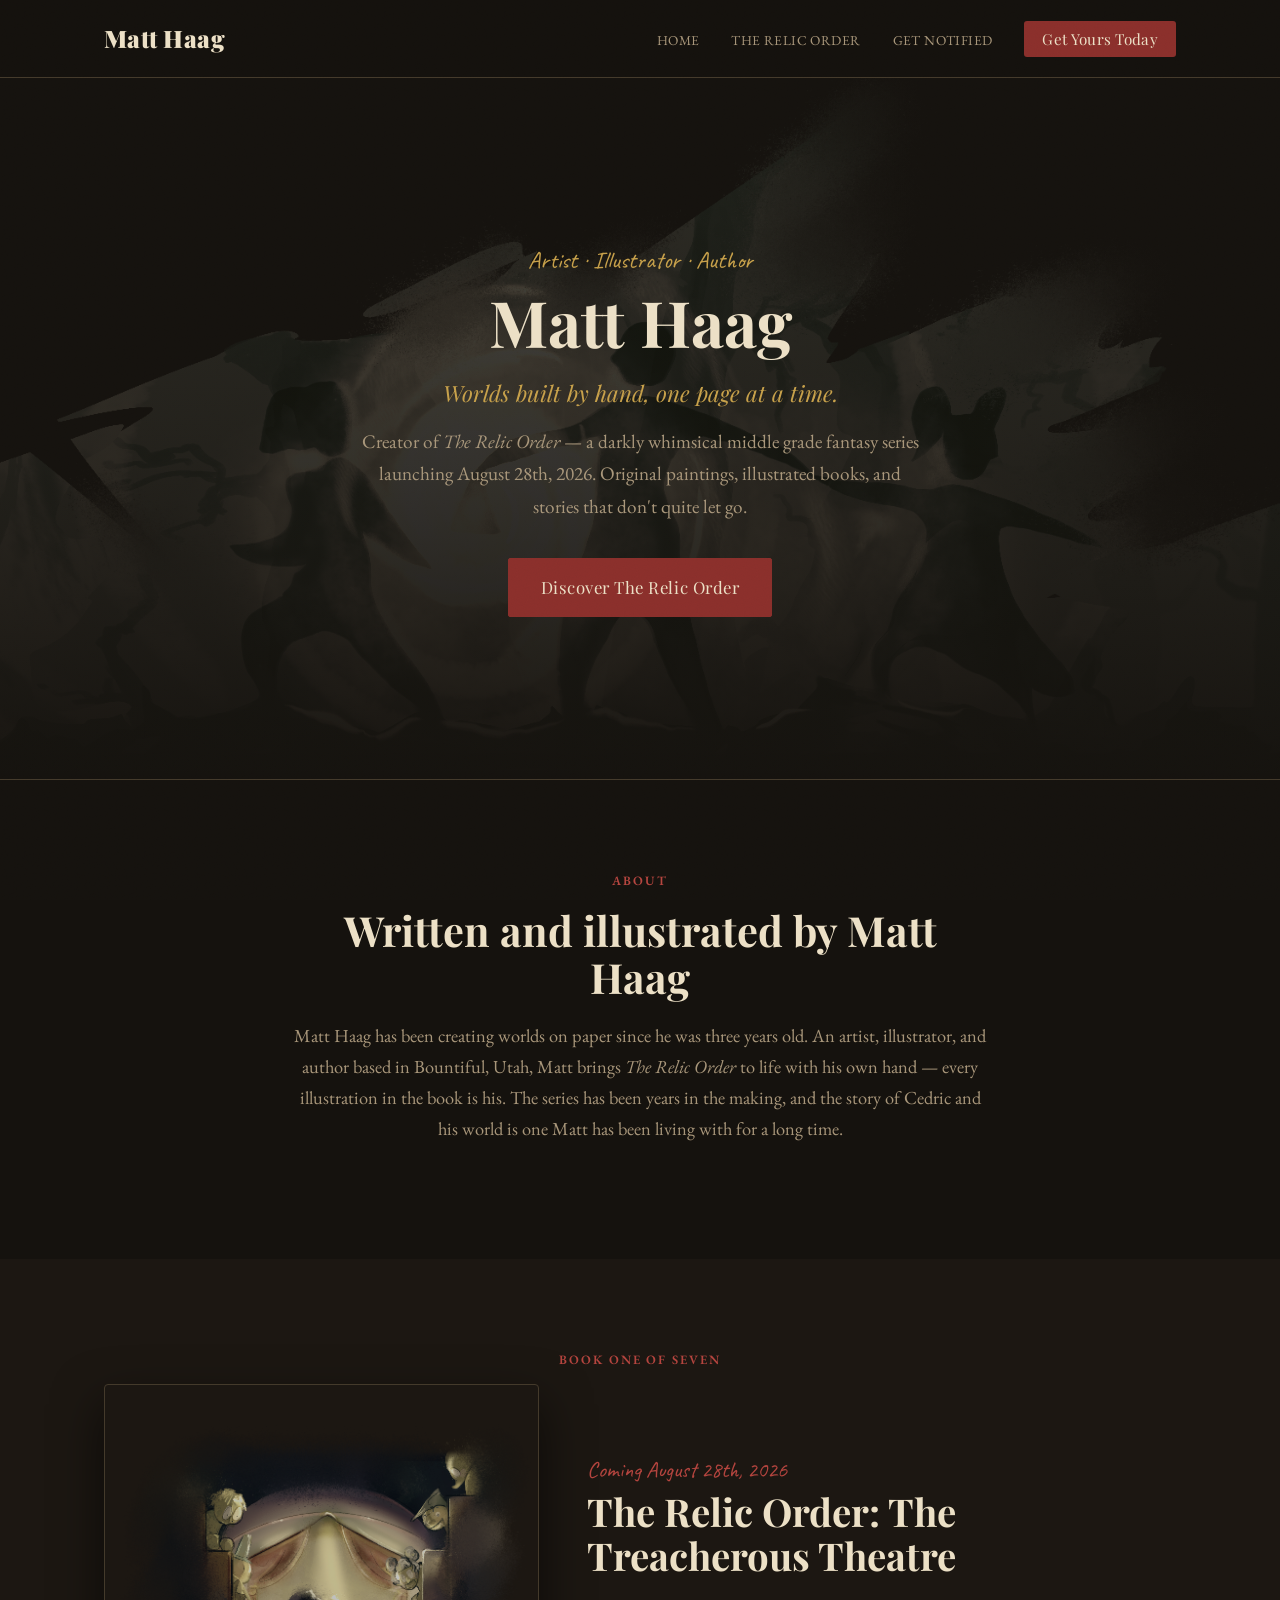
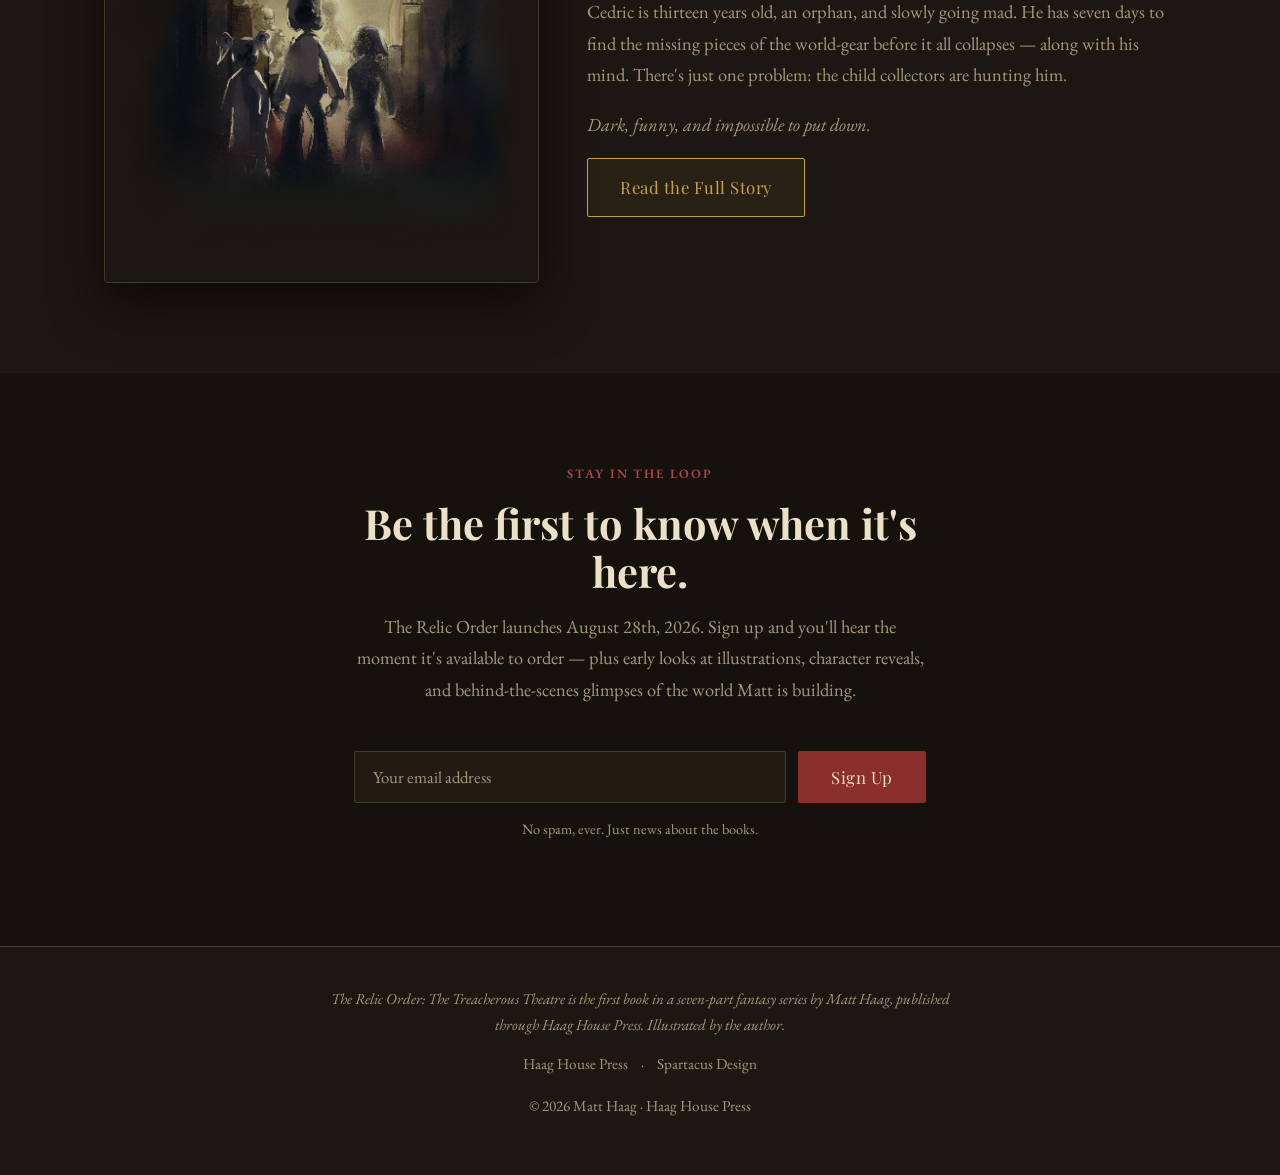
<file: index.html>
<!DOCTYPE html>
<html lang="en">
<head>
<meta charset="UTF-8">
<meta name="viewport" content="width=device-width, initial-scale=1.0">

<title>Matt Haag | Artist, Illustrator and Author | Haag House Press</title>
<meta name="description" content="Matt Haag is an artist, illustrator, and author based in Utah. Creator of The Relic Order — a darkly whimsical middle grade fantasy series launching August 28th, 2026. Original paintings, illustrated books, and more.">
<meta name="keywords" content="Matt Haag, The Relic Order, middle grade fantasy, illustrated children's books, original oil paintings, Spartacus Design, Haag House Press, fantasy series for kids, author illustrator Utah">
<link rel="canonical" href="https://relicorderbook.com/">

<!-- Favicons -->
<link rel="icon" type="image/png" sizes="512x512" href="assets/images/site/favicon-512.png">
<link rel="icon" type="image/png" sizes="32x32" href="assets/images/site/favicon-32.png">
<link rel="icon" type="image/png" sizes="16x16" href="assets/images/site/favicon-16.png">
<link rel="apple-touch-icon" sizes="180x180" href="assets/images/site/apple-touch-icon.png">

<!-- Fonts -->
<link rel="preconnect" href="https://fonts.googleapis.com">
<link rel="preconnect" href="https://fonts.gstatic.com" crossorigin>
<link rel="stylesheet" href="https://fonts.googleapis.com/css2?family=Playfair+Display:ital,wght@0,500;0,700;0,900;1,600&family=EB+Garamond:ital,wght@0,400;0,500;0,600;1,400&family=Caveat:wght@600&display=swap">

<!-- Social sharing -->
<meta property="og:title" content="Matt Haag | Artist, Illustrator and Author">
<meta property="og:description" content="Creator of The Relic Order — a darkly whimsical middle grade fantasy launching August 28th, 2026. Original oil paintings, illustrated books, and more.">
<meta property="og:type" content="website">
<meta property="og:url" content="https://relicorderbook.com/">
<meta property="og:site_name" content="Matt Haag">
<meta property="og:image" content="https://relicorderbook.com/assets/images/site/social-card.jpg">
<meta property="og:image:width" content="1200">
<meta property="og:image:height" content="630">
<meta property="og:image:alt" content="The Relic Order: The Treacherous Theatre — book cover">
<meta name="twitter:card" content="summary_large_image">
<meta name="twitter:title" content="Matt Haag | Artist, Illustrator and Author">
<meta name="twitter:description" content="Creator of The Relic Order — a darkly whimsical middle grade fantasy launching August 28th, 2026. Original oil paintings, illustrated books, and more.">
<meta name="twitter:image" content="https://relicorderbook.com/assets/images/site/social-card.jpg">

<!-- Structured data -->
<script type="application/ld+json">
{
  "@context": "https://schema.org",
  "@type": "Person",
  "name": "Matt Haag",
  "jobTitle": "Author and Illustrator",
  "url": "https://relicorderbook.com/",
  "worksFor": { "@type": "Organization", "name": "Haag House Press" },
  "address": { "@type": "PostalAddress", "addressLocality": "Bountiful", "addressRegion": "UT", "addressCountry": "US" }
}
</script>

<link rel="stylesheet" href="style.css">
</head>
<body>

<header class="site-header">
  <nav class="nav">
    <a href="index.html" class="nav-brand">Matt Haag</a>
    <button class="nav-toggle" aria-label="Toggle menu" onclick="document.querySelector('.nav-links').classList.toggle('open')">&#9776;</button>
    <ul class="nav-links">
      <li><a href="index.html">Home</a></li>
      <li><a href="relic-order.html">The Relic Order</a></li>
      <li><a href="relic-order.html#notify">Get Notified</a></li>
      <li><a href="https://www.amazon.com/Relic-Order-Treacherous-Theatre-ebook/dp/B0HDGH1M2B/ref=sr_1_1?crid=2QZ3GKDVJNXRY&dib=eyJ2IjoiMSJ9.A_1sIc9hWb0pOPZfN1U1w2Bh2V2qfNwAL7rpy7LcdSPSSe92crLF0OWG6XW5-iWpwSRuNebbU7JHirMaJPWEwg.O-cU3arISRl8NTuPDFfKlGqZR8YJ5nmkrayGKcBR4Uw&dib_tag=se&keywords=matthew+haag&qid=1787602717&sprefix=matthe+haag%2Caps%2C224&sr=8-1" class="nav-cta" target="_blank" rel="noopener">Get Yours Today</a></li>
    </ul>
  </nav>
</header>

<section class="hero">
  <div class="hero-bg" style="background-image: url('assets/images/site/moonlit-trio.png');"></div>
  <div class="hero-content">
    <div class="hero-eyebrow">Artist &middot; Illustrator &middot; Author</div>
    <h1>Matt Haag</h1>
    <div class="subhead">Worlds built by hand, one page at a time.</div>
    <p>Creator of <em>The Relic Order</em> — a darkly whimsical middle grade fantasy series launching August 28th, 2026. Original paintings, illustrated books, and stories that don't quite let go.</p>
    <a href="relic-order.html" class="btn btn-solid">Discover The Relic Order</a>
  </div>
</section>

<section>
  <div class="container">
    <div class="section-kicker">About</div>
    <h2 class="section-heading">Written and illustrated by Matt Haag</h2>
    <div class="prose" style="text-align:center; color: var(--text-muted);">
      <p>Matt Haag has been creating worlds on paper since he was three years old. An artist, illustrator, and author based in Bountiful, Utah, Matt brings <em>The Relic Order</em> to life with his own hand — every illustration in the book is his. The series has been years in the making, and the story of Cedric and his world is one Matt has been living with for a long time.</p>
    </div>
  </div>
</section>

<section class="alt">
  <div class="container">
    <div class="section-kicker">Book One of Seven</div>
    <div class="book-teaser">
      <div class="book-teaser-art">
        <img src="assets/images/site/theatre-entrance.png" alt="The Relic Order: The Treacherous Theatre — illustration">
      </div>
      <div class="book-teaser-text">
        <div class="tag">Coming August 28th, 2026</div>
        <h2>The Relic Order: The Treacherous Theatre</h2>
        <p>Cedric is thirteen years old, an orphan, and slowly going mad. He has seven days to find the missing pieces of the world-gear before it all collapses — along with his mind. There's just one problem: the child collectors are hunting him.</p>
        <p><em>Dark, funny, and impossible to put down.</em></p>
        <a href="relic-order.html" class="btn">Read the Full Story</a>
      </div>
    </div>
  </div>
</section>

<section id="notify">
  <div class="container signup-box">
    <div class="section-kicker">Stay in the Loop</div>
    <h2 class="section-heading">Be the first to know when it's here.</h2>
    <p class="lede">The Relic Order launches August 28th, 2026. Sign up and you'll hear the moment it's available to order — plus early looks at illustrations, character reveals, and behind-the-scenes glimpses of the world Matt is building.</p>

    <form class="signup-form" action="https://assets.mailerlite.com/jsonp/2499077/forms/192489974207087839/subscribe" method="post" data-mailerlite>
      <input type="email" name="fields[email]" placeholder="Your email address" required autocomplete="email">
      <input type="hidden" name="ml-submit" value="1">
      <input type="hidden" name="anticsrf" value="true">
      <button type="submit" class="btn btn-solid">Sign Up</button>
    </form>
    <p class="signup-success" hidden>Thanks — you're on the list! We'll email you the moment <em>The Relic Order</em> launches.</p>
    <p class="signup-note">No spam, ever. Just news about the books.</p>
  </div>
</section>

<footer class="site-footer">
  <p class="footer-note"><em>The Relic Order: The Treacherous Theatre</em> is the first book in a seven-part fantasy series by Matt Haag, published through Haag House Press. Illustrated by the author.</p>
  <p class="footer-links"><a href="https://haaghousepress.com" target="_blank" rel="noopener">Haag House Press</a> &middot; <a href="https://spartacusdesign.com" target="_blank" rel="noopener">Spartacus Design</a></p>
  <p>&copy; <span id="year"></span> Matt Haag &middot; Haag House Press</p>
</footer>

<script src="script.js"></script>
</body>
</html>
</file>
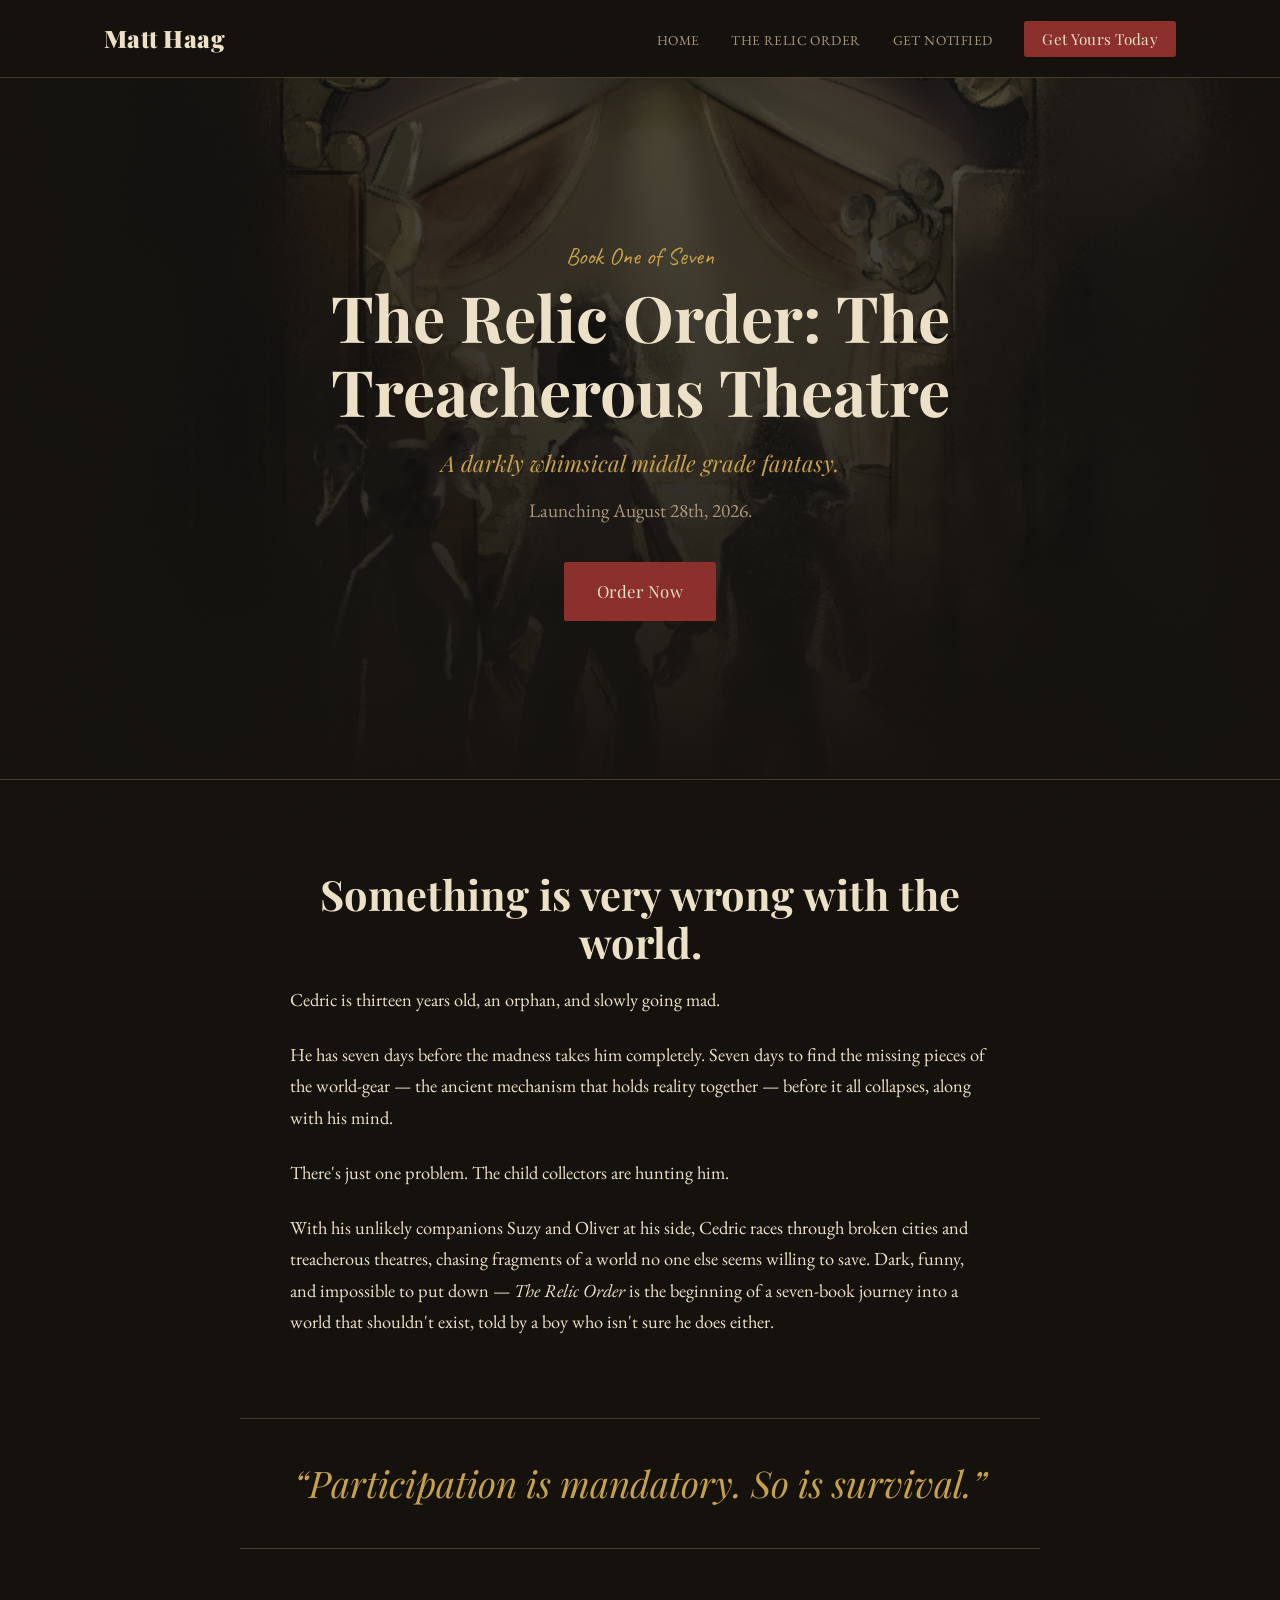
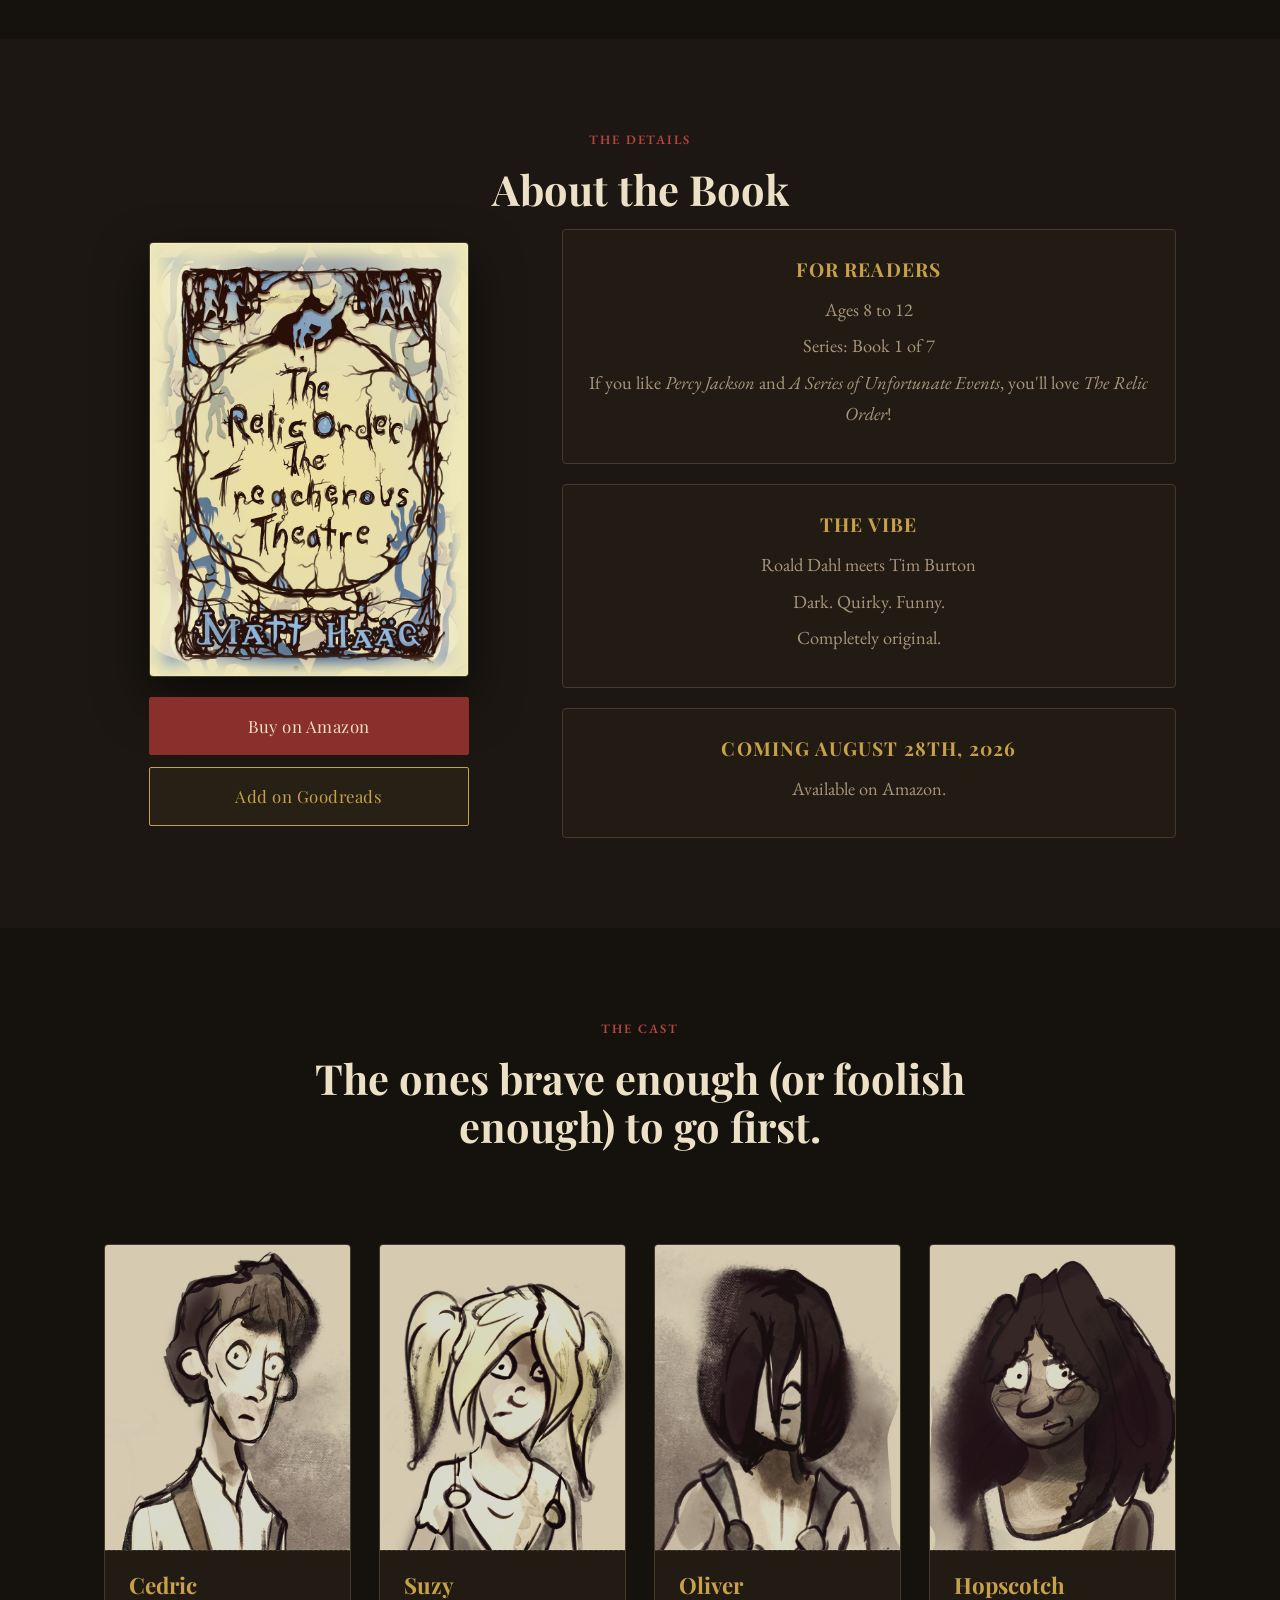
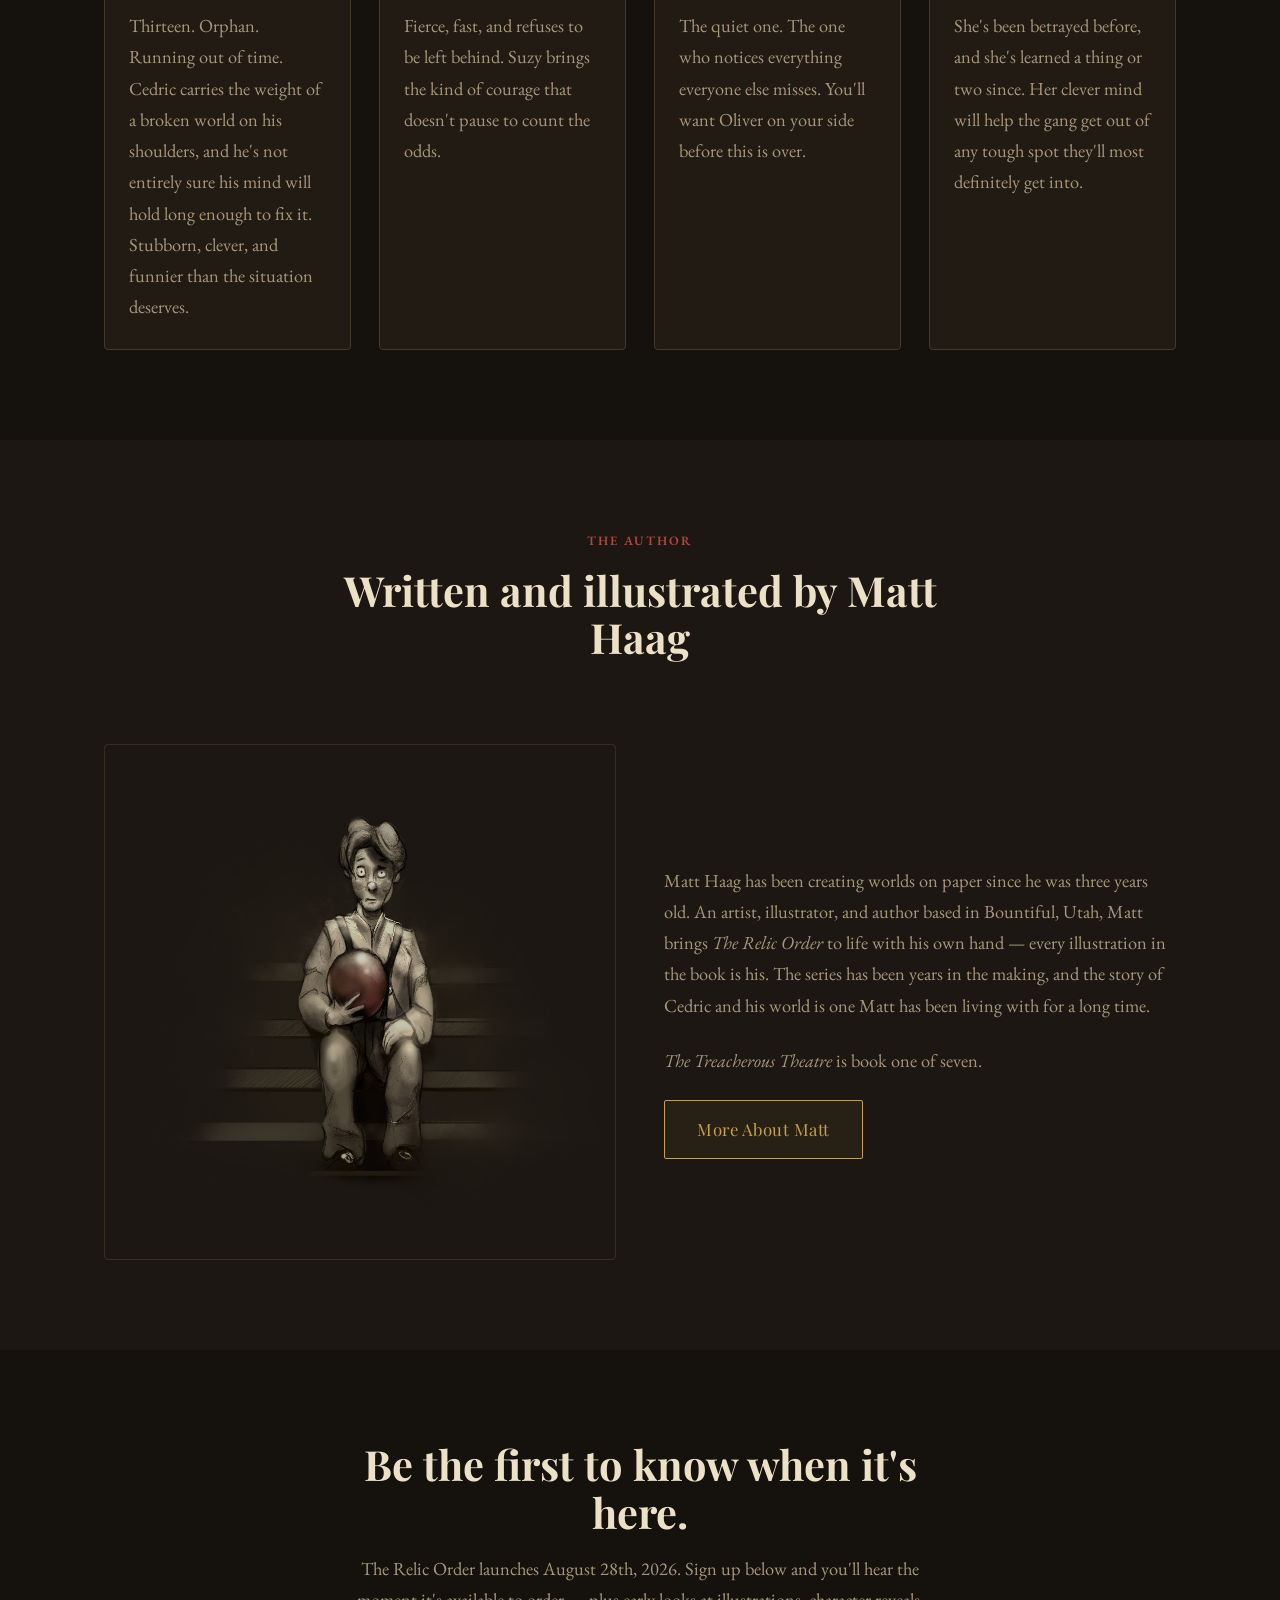
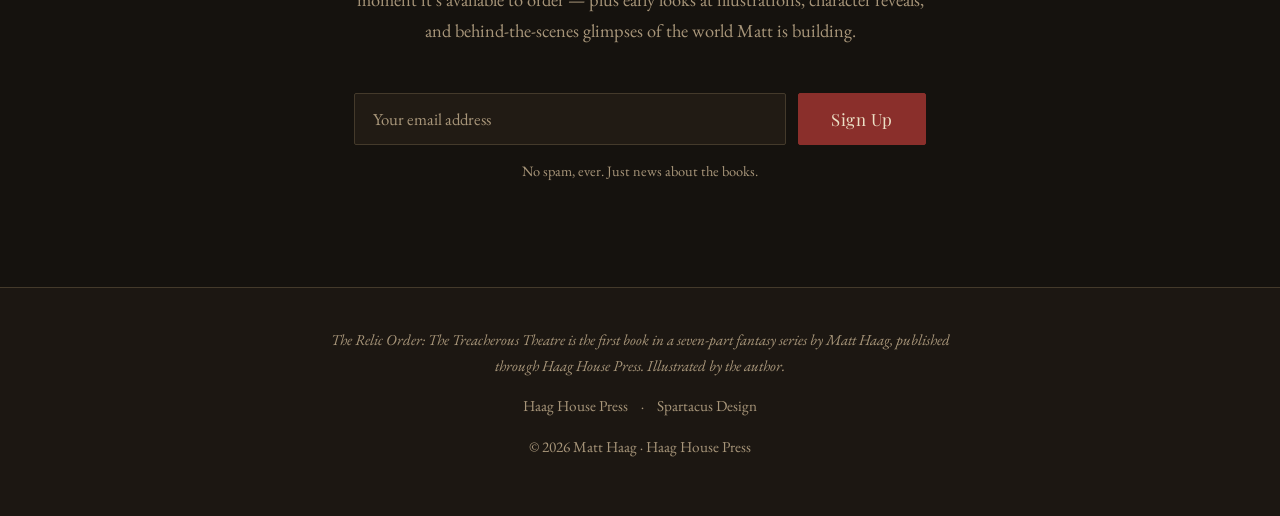
<file: relic-order.html>
<!DOCTYPE html>
<html lang="en">
<head>
<meta charset="UTF-8">
<meta name="viewport" content="width=device-width, initial-scale=1.0">

<title>The Relic Order: The Treacherous Theatre | Matt Haag</title>
<meta name="description" content="A darkly whimsical middle grade fantasy by artist and author Matt Haag. Book One of The Relic Order series launches August 28th, 2026. For readers ages 8 to 12. Available now on Amazon.">
<meta name="keywords" content="The Relic Order, The Treacherous Theatre, Matt Haag, middle grade fantasy 2026, children's fantasy book, illustrated novel, fantasy series for kids, Spartacus Design, Haag House Press, Roald Dahl Tim Burton">
<link rel="canonical" href="https://relicorderbook.com/relic-order">

<!-- Favicons -->
<link rel="icon" type="image/png" sizes="512x512" href="assets/images/site/favicon-512.png">
<link rel="icon" type="image/png" sizes="32x32" href="assets/images/site/favicon-32.png">
<link rel="icon" type="image/png" sizes="16x16" href="assets/images/site/favicon-16.png">
<link rel="apple-touch-icon" sizes="180x180" href="assets/images/site/apple-touch-icon.png">

<!-- Fonts -->
<link rel="preconnect" href="https://fonts.googleapis.com">
<link rel="preconnect" href="https://fonts.gstatic.com" crossorigin>
<link rel="stylesheet" href="https://fonts.googleapis.com/css2?family=Playfair+Display:ital,wght@0,500;0,700;0,900;1,600&family=EB+Garamond:ital,wght@0,400;0,500;0,600;1,400&family=Caveat:wght@600&display=swap">

<!-- Social sharing -->
<meta property="og:title" content="The Relic Order: The Treacherous Theatre | Matt Haag">
<meta property="og:description" content="A darkly whimsical middle grade fantasy. Book One of The Relic Order series launches August 28th, 2026. Available now on Amazon.">
<meta property="og:type" content="book">
<meta property="og:url" content="https://relicorderbook.com/relic-order">
<meta property="og:site_name" content="The Relic Order">
<meta property="og:image" content="https://relicorderbook.com/assets/images/site/social-card.jpg">
<meta property="og:image:width" content="1200">
<meta property="og:image:height" content="630">
<meta property="og:image:alt" content="The Relic Order: The Treacherous Theatre — book cover">
<meta name="twitter:card" content="summary_large_image">
<meta name="twitter:title" content="The Relic Order: The Treacherous Theatre | Matt Haag">
<meta name="twitter:description" content="A darkly whimsical middle grade fantasy. Book One of The Relic Order series launches August 28th, 2026. Available now on Amazon.">
<meta name="twitter:image" content="https://relicorderbook.com/assets/images/site/social-card.jpg">

<!-- Structured data -->
<script type="application/ld+json">
{
  "@context": "https://schema.org",
  "@type": "Book",
  "name": "The Relic Order: The Treacherous Theatre",
  "author": { "@type": "Person", "name": "Matt Haag" },
  "illustrator": { "@type": "Person", "name": "Matt Haag" },
  "publisher": { "@type": "Organization", "name": "Haag House Press" },
  "datePublished": "2026-08-28",
  "genre": "Middle grade fantasy",
  "audience": { "@type": "Audience", "suggestedMinAge": 8, "suggestedMaxAge": 12 },
  "bookFormat": "https://schema.org/EBook",
  "isPartOf": { "@type": "BookSeries", "name": "The Relic Order", "position": 1 },
  "image": "https://relicorderbook.com/assets/images/book/cover.jpg",
  "url": "https://relicorderbook.com/relic-order",
  "offers": {
    "@type": "Offer",
    "url": "https://www.amazon.com/dp/B0HDGH1M2B",
    "availability": "https://schema.org/InStock",
    "priceCurrency": "USD"
  }
}
</script>

<link rel="stylesheet" href="style.css">
</head>
<body>

<header class="site-header">
  <nav class="nav">
    <a href="index.html" class="nav-brand">Matt Haag</a>
    <button class="nav-toggle" aria-label="Toggle menu" onclick="document.querySelector('.nav-links').classList.toggle('open')">&#9776;</button>
    <ul class="nav-links">
      <li><a href="index.html">Home</a></li>
      <li><a href="relic-order.html">The Relic Order</a></li>
      <li><a href="#notify">Get Notified</a></li>
      <li><a href="https://www.amazon.com/Relic-Order-Treacherous-Theatre-ebook/dp/B0HDGH1M2B/ref=sr_1_1?crid=2QZ3GKDVJNXRY&dib=eyJ2IjoiMSJ9.A_1sIc9hWb0pOPZfN1U1w2Bh2V2qfNwAL7rpy7LcdSPSSe92crLF0OWG6XW5-iWpwSRuNebbU7JHirMaJPWEwg.O-cU3arISRl8NTuPDFfKlGqZR8YJ5nmkrayGKcBR4Uw&dib_tag=se&keywords=matthew+haag&qid=1787602717&sprefix=matthe+haag%2Caps%2C224&sr=8-1" class="nav-cta" target="_blank" rel="noopener">Get Yours Today</a></li>
    </ul>
  </nav>
</header>

<!-- SECTION 1: Hero -->
<section class="hero">
  <div class="hero-bg" style="background-image: url('assets/images/site/theatre-entrance.png');"></div>
  <div class="hero-content">
    <div class="hero-eyebrow">Book One of Seven</div>
    <h1>The Relic Order: The Treacherous Theatre</h1>
    <div class="subhead">A darkly whimsical middle grade fantasy.</div>
    <p>Launching August 28th, 2026.</p>
    <a href="https://www.amazon.com/Relic-Order-Treacherous-Theatre-ebook/dp/B0HDGH1M2B/ref=sr_1_1?crid=2QZ3GKDVJNXRY&dib=eyJ2IjoiMSJ9.A_1sIc9hWb0pOPZfN1U1w2Bh2V2qfNwAL7rpy7LcdSPSSe92crLF0OWG6XW5-iWpwSRuNebbU7JHirMaJPWEwg.O-cU3arISRl8NTuPDFfKlGqZR8YJ5nmkrayGKcBR4Uw&dib_tag=se&keywords=matthew+haag&qid=1787602717&sprefix=matthe+haag%2Caps%2C224&sr=8-1" class="btn btn-solid" target="_blank" rel="noopener">Order Now</a>
  </div>
</section>

<!-- SECTION 2: The Story -->
<section>
  <div class="container">
    <h2 class="section-heading">Something is very wrong with the world.</h2>
    <div class="prose">
      <p>Cedric is thirteen years old, an orphan, and slowly going mad.</p>
      <p>He has seven days before the madness takes him completely. Seven days to find the missing pieces of the world-gear — the ancient mechanism that holds reality together — before it all collapses, along with his mind.</p>
      <p>There's just one problem. The child collectors are hunting him.</p>
      <p>With his unlikely companions Suzy and Oliver at his side, Cedric races through broken cities and treacherous theatres, chasing fragments of a world no one else seems willing to save. Dark, funny, and impossible to put down — <em>The Relic Order</em> is the beginning of a seven-book journey into a world that shouldn't exist, told by a boy who isn't sure he does either.</p>
    </div>
    <div class="pull-quote">&ldquo;Participation is mandatory. So is survival.&rdquo;</div>
  </div>
</section>

<!-- SECTION 3: About the Book -->
<section class="alt">
  <div class="container">
    <div class="section-kicker">The Details</div>
    <h2 class="section-heading">About the Book</h2>
    <div class="book-details">
      <div class="book-cover-art">
        <img src="assets/images/book/cover.jpg" alt="The Relic Order: The Treacherous Theatre — book cover">
        <div class="book-cover-buttons">
          <a href="https://www.amazon.com/Relic-Order-Treacherous-Theatre-ebook/dp/B0HDGH1M2B/ref=sr_1_1?crid=2QZ3GKDVJNXRY&dib=eyJ2IjoiMSJ9.A_1sIc9hWb0pOPZfN1U1w2Bh2V2qfNwAL7rpy7LcdSPSSe92crLF0OWG6XW5-iWpwSRuNebbU7JHirMaJPWEwg.O-cU3arISRl8NTuPDFfKlGqZR8YJ5nmkrayGKcBR4Uw&dib_tag=se&keywords=matthew+haag&qid=1787602717&sprefix=matthe+haag%2Caps%2C224&sr=8-1" class="btn btn-solid" target="_blank" rel="noopener">Buy on Amazon</a>
          <a href="https://www.goodreads.com/book/show/256580924-the-relic-order" class="btn" target="_blank" rel="noopener">Add on Goodreads</a>
        </div>
      </div>
      <div class="info-grid">
        <div class="info-col">
          <h3>For Readers</h3>
          <p>Ages 8 to 12</p>
          <p>Series: Book 1 of 7</p>
          <p>If you like <em>Percy Jackson</em> and <em>A Series of Unfortunate Events</em>, you'll love <em>The Relic Order</em>!</p>
        </div>
        <div class="info-col">
          <h3>The Vibe</h3>
          <p>Roald Dahl meets Tim Burton</p>
          <p>Dark. Quirky. Funny.</p>
          <p>Completely original.</p>
        </div>
        <div class="info-col">
          <h3>Coming August 28th, 2026</h3>
          <p>Available on Amazon.</p>
        </div>
      </div>
    </div>
  </div>
</section>

<!-- SECTION 4: Meet the Characters -->
<section>
  <div class="container">
    <div class="section-kicker">The Cast</div>
    <h2 class="section-heading">The ones brave enough (or foolish enough) to go first.</h2>
    <p class="lede">&nbsp;</p>
    <div class="character-grid">
      <div class="character-card">
        <div class="character-art"><img src="assets/images/characters/cedric.jpg" alt="Cedric"></div>
        <div class="character-body">
          <h3>Cedric</h3>
          <p>Thirteen. Orphan. Running out of time. Cedric carries the weight of a broken world on his shoulders, and he's not entirely sure his mind will hold long enough to fix it. Stubborn, clever, and funnier than the situation deserves.</p>
        </div>
      </div>
      <div class="character-card">
        <div class="character-art"><img src="assets/images/characters/suzy.jpg" alt="Suzy"></div>
        <div class="character-body">
          <h3>Suzy</h3>
          <p>Fierce, fast, and refuses to be left behind. Suzy brings the kind of courage that doesn't pause to count the odds.</p>
        </div>
      </div>
      <div class="character-card">
        <div class="character-art"><img src="assets/images/characters/oliver.jpg" alt="Oliver"></div>
        <div class="character-body">
          <h3>Oliver</h3>
          <p>The quiet one. The one who notices everything everyone else misses. You'll want Oliver on your side before this is over.</p>
        </div>
      </div>
      <div class="character-card">
        <div class="character-art"><img src="assets/images/characters/hopscotch.jpg" alt="Hopscotch"></div>
        <div class="character-body">
          <h3>Hopscotch</h3>
          <p>She's been betrayed before, and she's learned a thing or two since. Her clever mind will help the gang get out of any tough spot they'll most definitely get into.</p>
        </div>
      </div>
    </div>
  </div>
</section>

<!-- SECTION 5: About the Author -->
<section class="alt">
  <div class="container">
    <div class="section-kicker">The Author</div>
    <h2 class="section-heading" style="margin-bottom: 2em;">Written and illustrated by Matt Haag</h2>
    <div class="author-block">
      <img src="assets/images/site/boy-with-ball.png" alt="Illustration from The Relic Order">
      <div class="prose">
        <p>Matt Haag has been creating worlds on paper since he was three years old. An artist, illustrator, and author based in Bountiful, Utah, Matt brings <em>The Relic Order</em> to life with his own hand — every illustration in the book is his. The series has been years in the making, and the story of Cedric and his world is one Matt has been living with for a long time.</p>
        <p><em>The Treacherous Theatre</em> is book one of seven.</p>
        <a href="index.html" class="btn">More About Matt</a>
      </div>
    </div>
  </div>
</section>

<!-- SECTION 6: Get Notified -->
<section id="notify">
  <div class="container signup-box">
    <h2 class="section-heading">Be the first to know when it's here.</h2>
    <p class="lede">The Relic Order launches August 28th, 2026. Sign up below and you'll hear the moment it's available to order — plus early looks at illustrations, character reveals, and behind-the-scenes glimpses of the world Matt is building.</p>

    <form class="signup-form" action="https://assets.mailerlite.com/jsonp/2499077/forms/192489974207087839/subscribe" method="post" data-mailerlite>
      <input type="email" name="fields[email]" placeholder="Your email address" required autocomplete="email">
      <input type="hidden" name="ml-submit" value="1">
      <input type="hidden" name="anticsrf" value="true">
      <button type="submit" class="btn btn-solid">Sign Up</button>
    </form>
    <p class="signup-success" hidden>Thanks — you're on the list! We'll email you the moment <em>The Relic Order</em> launches.</p>
    <p class="signup-note">No spam, ever. Just news about the books.</p>
  </div>
</section>

<!-- SECTION 7: Footer -->
<footer class="site-footer">
  <p class="footer-note"><em>The Relic Order: The Treacherous Theatre</em> is the first book in a seven-part fantasy series by Matt Haag, published through Haag House Press. Illustrated by the author.</p>
  <p class="footer-links"><a href="https://haaghousepress.com" target="_blank" rel="noopener">Haag House Press</a> &middot; <a href="https://spartacusdesign.com" target="_blank" rel="noopener">Spartacus Design</a></p>
  <p>&copy; <span id="year"></span> Matt Haag &middot; Haag House Press</p>
</footer>

<script src="script.js"></script>
</body>
</html>
</file>
<file: style.css>
/* ============================================
   Matt Haag / The Relic Order — Site Styles
   Dark vintage academia. Roald Dahl x Tim Burton.
   ============================================ */

:root {
  --bg: #15120e;
  --bg-alt: #1c1712;
  --bg-card: #211b14;
  --text: #ece0c6;
  --text-muted: #a8967a;
  --accent-red: #8a2f2b;
  --accent-red-bright: #b5453f;
  --accent-gold: #c7a04a;
  --border: #443a2b;
  --shadow: rgba(0, 0, 0, 0.6);
  --max-width: 1120px;
}

* { box-sizing: border-box; }

html { scroll-behavior: smooth; }

body {
  margin: 0;
  background: var(--bg);
  color: var(--text);
  font-family: 'EB Garamond', serif;
  font-size: 1.15rem;
  line-height: 1.7;
}

img { max-width: 100%; display: block; }

h1, h2, h3, h4 {
  font-family: 'Playfair Display', serif;
  font-weight: 700;
  line-height: 1.15;
  margin: 0 0 0.5em;
  color: var(--text);
}

a { color: var(--accent-gold); text-decoration: none; }
a:hover { color: var(--accent-red-bright); }

.container {
  max-width: var(--max-width);
  margin: 0 auto;
  padding: 0 24px;
}

/* subtle aged-paper grain over everything */
body::before {
  content: "";
  position: fixed;
  inset: 0;
  pointer-events: none;
  z-index: 999;
  opacity: 0.05;
  background-image: url("data:image/svg+xml,%3Csvg xmlns='http://www.w3.org/2000/svg' width='120' height='120'%3E%3Cfilter id='n'%3E%3CfeTurbulence type='fractalNoise' baseFrequency='0.9' numOctaves='2' stitchTiles='stitch'/%3E%3C/filter%3E%3Crect width='100%25' height='100%25' filter='url(%23n)'/%3E%3C/svg%3E");
  mix-blend-mode: overlay;
}

/* ---------- Header / Nav ---------- */
.site-header {
  position: sticky;
  top: 0;
  z-index: 100;
  background: rgba(21, 18, 14, 0.92);
  backdrop-filter: blur(6px);
  border-bottom: 1px solid var(--border);
}

.nav {
  display: flex;
  align-items: center;
  justify-content: space-between;
  padding: 18px 24px;
  max-width: var(--max-width);
  margin: 0 auto;
}

.nav-brand {
  font-family: 'Playfair Display', serif;
  font-weight: 900;
  font-size: 1.5rem;
  letter-spacing: 0.02em;
  color: var(--text);
}
.nav-brand:hover { color: var(--accent-gold); }

.nav-links {
  display: flex;
  gap: 32px;
  list-style: none;
  margin: 0;
  padding: 0;
}

.nav-links a {
  color: var(--text-muted);
  font-size: 1.05rem;
  letter-spacing: 0.03em;
  text-transform: uppercase;
  font-size: 0.85rem;
}
.nav-links a:hover { color: var(--accent-gold); }

.nav-links a.nav-cta {
  background: var(--accent-red);
  color: var(--text);
  padding: 8px 18px;
  border-radius: 3px;
  text-transform: none;
  font-family: 'Playfair Display', serif;
  font-size: 0.95rem;
  letter-spacing: 0.02em;
}
.nav-links a.nav-cta:hover { background: var(--accent-red-bright); color: #fff; }

.nav-toggle {
  display: none;
  background: none;
  border: 1px solid var(--border);
  color: var(--text);
  font-size: 1.3rem;
  padding: 6px 12px;
  cursor: pointer;
  border-radius: 3px;
}

/* ---------- Hero ---------- */
.hero {
  position: relative;
  display: flex;
  align-items: center;
  justify-content: center;
  text-align: center;
  min-height: 78vh;
  padding: 80px 24px;
  overflow: hidden;
  border-bottom: 1px solid var(--border);
}

.hero-bg {
  position: absolute;
  inset: 0;
  background-size: cover;
  background-position: center;
  filter: grayscale(0.35) sepia(0.45) contrast(1.1) brightness(0.55);
  transform: scale(1.05);
}

.hero::after {
  content: "";
  position: absolute;
  inset: 0;
  background: linear-gradient(180deg, rgba(21,18,14,0.55) 0%, rgba(21,18,14,0.75) 55%, rgba(21,18,14,0.97) 100%);
}

.hero-content {
  position: relative;
  z-index: 2;
  max-width: 780px;
}

.hero-eyebrow {
  font-family: 'Caveat', cursive;
  color: var(--accent-gold);
  font-size: 1.5rem;
  margin-bottom: 4px;
}

.hero h1 {
  font-size: clamp(2.4rem, 5vw, 4rem);
  margin-bottom: 0.25em;
}

.hero .subhead {
  font-family: 'Playfair Display', serif;
  font-style: italic;
  font-size: 1.4rem;
  color: var(--accent-gold);
  margin-bottom: 0.6em;
}

.hero p {
  color: var(--text-muted);
  font-size: 1.2rem;
  max-width: 560px;
  margin: 0 auto 1.8em;
}

/* ---------- Buttons ---------- */
.btn {
  display: inline-block;
  padding: 14px 32px;
  border: 1px solid var(--accent-gold);
  color: var(--accent-gold);
  font-family: 'Playfair Display', serif;
  font-size: 1.05rem;
  letter-spacing: 0.03em;
  border-radius: 2px;
  transition: all 0.25s ease;
  background: rgba(199, 160, 74, 0.06);
}
.btn:hover {
  background: var(--accent-gold);
  color: var(--bg);
}
.btn-solid {
  background: var(--accent-red);
  border-color: var(--accent-red);
  color: var(--text);
}
.btn-solid:hover {
  background: var(--accent-red-bright);
  border-color: var(--accent-red-bright);
  color: #fff;
}

/* ---------- Sections ---------- */
section { padding: 90px 0; }
section.alt { background: var(--bg-alt); }

.section-heading {
  text-align: center;
  font-size: clamp(1.8rem, 3.5vw, 2.6rem);
  max-width: 700px;
  margin: 0 auto 0.4em;
}

.section-kicker {
  text-align: center;
  text-transform: uppercase;
  letter-spacing: 0.15em;
  font-size: 0.8rem;
  color: var(--accent-red-bright);
  font-family: 'EB Garamond', serif;
  font-weight: 600;
  margin-bottom: 14px;
}

.lede {
  max-width: 680px;
  margin: 0 auto 2.5em;
  text-align: center;
  color: var(--text-muted);
  font-size: 1.15rem;
}

.prose {
  max-width: 700px;
  margin: 0 auto;
}
.prose p { margin-bottom: 1.3em; }

/* pull quote */
.pull-quote {
  max-width: 800px;
  margin: 2.2em auto 0;
  text-align: center;
  font-family: 'Playfair Display', serif;
  font-style: italic;
  font-size: clamp(1.6rem, 3vw, 2.3rem);
  color: var(--accent-gold);
  border-top: 1px solid var(--border);
  border-bottom: 1px solid var(--border);
  padding: 0.9em 0;
}

/* ---------- Book details (cover + info block) ---------- */
.book-details {
  display: grid;
  grid-template-columns: 0.8fr 1.2fr;
  gap: 48px;
  align-items: center;
  max-width: var(--max-width);
  margin: 0 auto;
}
.book-cover-art {
  display: flex;
  flex-direction: column;
  align-items: center;
  gap: 20px;
}
.book-cover-art img {
  width: 100%;
  max-width: 320px;
  border: 1px solid var(--border);
  border-radius: 4px;
  box-shadow: 0 20px 50px var(--shadow);
}
.book-cover-buttons {
  display: flex;
  flex-direction: column;
  gap: 12px;
  width: 100%;
  max-width: 320px;
}
.book-cover-buttons .btn { text-align: center; }
.book-details .info-grid { grid-template-columns: 1fr; gap: 20px; }

/* ---------- Three-column info block ---------- */
.info-grid {
  display: grid;
  grid-template-columns: repeat(3, 1fr);
  gap: 32px;
  max-width: var(--max-width);
  margin: 0 auto;
}
.info-col {
  background: var(--bg-card);
  border: 1px solid var(--border);
  border-radius: 4px;
  padding: 28px 24px;
  text-align: center;
}
.info-col h3 {
  color: var(--accent-gold);
  font-size: 1.2rem;
  text-transform: uppercase;
  letter-spacing: 0.06em;
  margin-bottom: 0.7em;
}
.info-col p { margin: 0.3em 0; color: var(--text-muted); }

/* ---------- Character cards ---------- */
.character-grid {
  display: grid;
  grid-template-columns: repeat(4, 1fr);
  gap: 28px;
  max-width: var(--max-width);
  margin: 0 auto;
}
.character-card {
  background: var(--bg-card);
  border: 1px solid var(--border);
  border-radius: 4px;
  overflow: hidden;
}
.character-art {
  aspect-ratio: 4/5;
  background: linear-gradient(160deg, #2a2118, #17130e);
  display: flex;
  align-items: center;
  justify-content: center;
  border-bottom: 1px dashed var(--border);
}
.character-art.placeholder {
  color: var(--text-muted);
  font-family: 'Caveat', cursive;
  font-size: 1.2rem;
  text-align: center;
  padding: 20px;
}
.character-card img { width: 100%; height: 100%; object-fit: cover; filter: grayscale(0.3) sepia(0.35) contrast(1.05) brightness(0.85); }
.character-body { padding: 22px 24px 26px; }
.character-body h3 {
  font-size: 1.4rem;
  color: var(--accent-gold);
}
.character-body p { color: var(--text-muted); margin: 0; }

/* ---------- Book teaser card (home page) ---------- */
.book-teaser {
  display: grid;
  grid-template-columns: 0.85fr 1.15fr;
  gap: 48px;
  align-items: center;
  max-width: var(--max-width);
  margin: 0 auto;
}
.book-teaser-art {
  border: 1px solid var(--border);
  border-radius: 4px;
  overflow: hidden;
  box-shadow: 0 20px 50px var(--shadow);
}
.book-teaser-art img { filter: grayscale(0.3) sepia(0.4) contrast(1.1) brightness(0.75); }
.book-teaser-text .tag {
  font-family: 'Caveat', cursive;
  color: var(--accent-red-bright);
  font-size: 1.4rem;
}
.book-teaser-text h2 { font-size: clamp(1.8rem, 3.2vw, 2.4rem); }
.book-teaser-text p { color: var(--text-muted); }

/* ---------- Email signup ---------- */
.signup-box {
  max-width: 620px;
  margin: 0 auto;
  text-align: center;
}
.signup-form {
  display: flex;
  gap: 12px;
  margin-top: 24px;
  flex-wrap: wrap;
  justify-content: center;
}
.signup-form input[type="email"] {
  flex: 1;
  min-width: 240px;
  padding: 14px 18px;
  background: var(--bg-card);
  border: 1px solid var(--border);
  color: var(--text);
  font-family: 'EB Garamond', serif;
  font-size: 1.05rem;
  border-radius: 2px;
}
.signup-form input[type="email"]::placeholder { color: var(--text-muted); }
.signup-note { margin-top: 14px; font-size: 0.9rem; color: var(--text-muted); }
.signup-success {
  margin-top: 24px;
  font-family: 'Playfair Display', serif;
  font-style: italic;
  font-size: 1.3rem;
  color: var(--accent-gold);
}

/* ---------- Footer ---------- */
.site-footer {
  border-top: 1px solid var(--border);
  padding: 40px 24px;
  text-align: center;
  color: var(--text-muted);
  font-size: 0.95rem;
  background: var(--bg-alt);
}
.site-footer a { color: var(--text-muted); }
.site-footer a:hover { color: var(--accent-gold); }
.footer-note { max-width: 640px; margin: 0 auto 14px; font-style: italic; }
.footer-links { margin: 0 0 14px; }
.footer-links a { margin: 0 10px; }

/* ---------- About author (relic order page) ---------- */
.author-block {
  display: grid;
  grid-template-columns: 1fr 1fr;
  gap: 48px;
  align-items: center;
  max-width: var(--max-width);
  margin: 0 auto;
}
.author-block img { border: 1px solid var(--border); border-radius: 4px; filter: grayscale(0.3) sepia(0.4) contrast(1.1) brightness(0.8); }
.author-block .prose { max-width: none; text-align: left; }
.author-block .prose p { color: var(--text-muted); }

/* ---------- Responsive ---------- */
@media (min-width: 601px) and (max-width: 1099px) {
  .character-grid { grid-template-columns: repeat(2, 1fr); }
}
@media (max-width: 860px) {
  .info-grid { grid-template-columns: 1fr; }
  .character-grid { grid-template-columns: 1fr; }
  .book-teaser, .author-block, .book-details { grid-template-columns: 1fr; }
  .nav-links {
    position: absolute;
    top: 100%;
    left: 0;
    right: 0;
    background: var(--bg);
    flex-direction: column;
    gap: 0;
    border-bottom: 1px solid var(--border);
    display: none;
  }
  .nav-links.open { display: flex; }
  .nav-links li { border-top: 1px solid var(--border); }
  .nav-links a { display: block; padding: 16px 24px; }
  .nav-toggle { display: block; }
  section { padding: 60px 0; }
}
</file>
